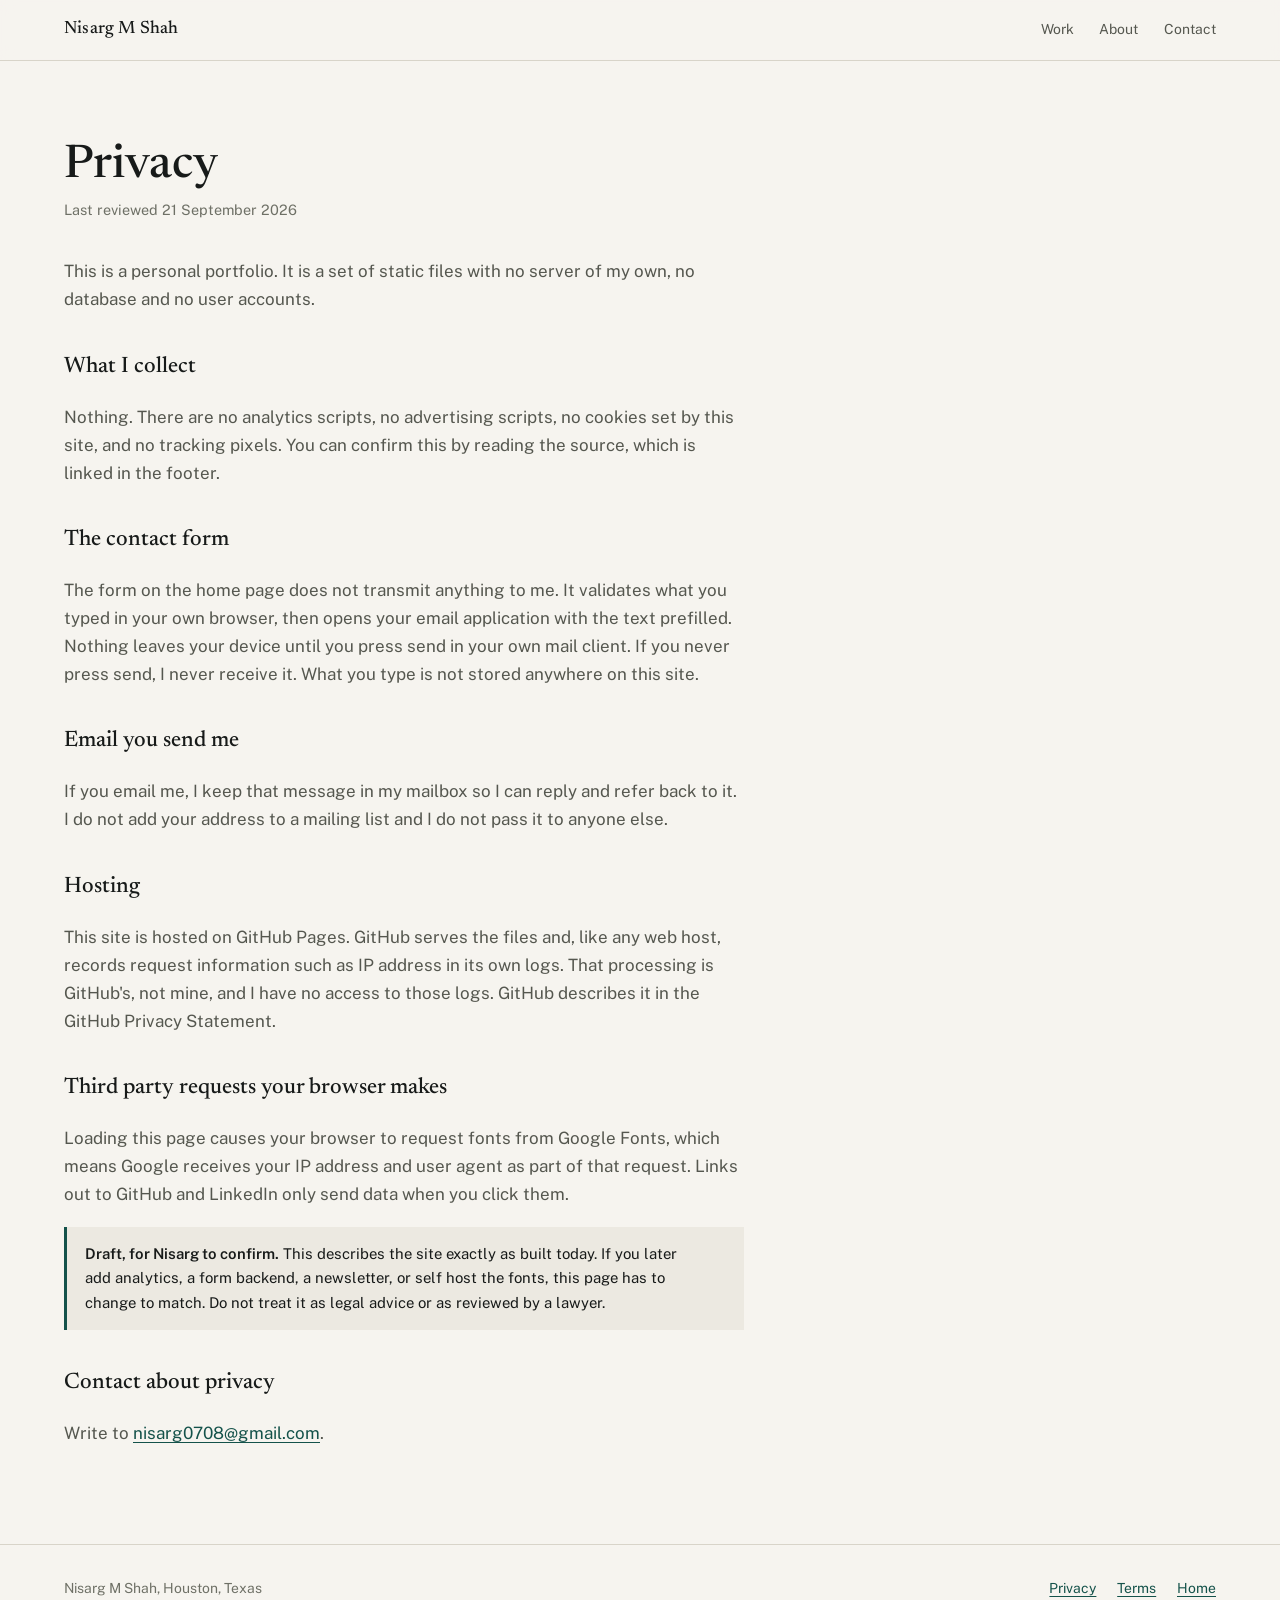
<file: privacy.html>
<!DOCTYPE html>
<html lang="en">
<head>
<meta charset="utf-8">
<meta name="viewport" content="width=device-width, initial-scale=1">
<title>Privacy, Nisarg M Shah</title>
<meta name="robots" content="noindex">
<link rel="preconnect" href="https://fonts.googleapis.com">
<link rel="preconnect" href="https://fonts.gstatic.com" crossorigin>
<link href="https://fonts.googleapis.com/css2?family=Newsreader:opsz,wght@6..72,400;6..72,500&family=Public+Sans:wght@400;500;600&display=swap" rel="stylesheet">
<link rel="stylesheet" href="style.css">
</head>
<body>
<a class="skip" href="#main">Skip to content</a>
<header class="site-head">
  <div class="head-in">
    <a class="wordmark" href="index.html">Nisarg M Shah</a>
    <nav class="nav" aria-label="Main"><a href="index.html#work">Work</a><a href="index.html#about">About</a><a href="index.html#contact">Contact</a></nav>
  </div>
</header>
<main id="main" class="legal"><div class="wrap">
<h1>Privacy</h1>
<p class="updated">Last reviewed 21 September 2026</p>

<p>This is a personal portfolio. It is a set of static files with no server of my own, no database and no user accounts.</p>

<h2>What I collect</h2>
<p>Nothing. There are no analytics scripts, no advertising scripts, no cookies set by this site, and no tracking pixels. You can confirm this by reading the source, which is linked in the footer.</p>

<h2>The contact form</h2>
<p>The form on the home page does not transmit anything to me. It validates what you typed in your own browser, then opens your email application with the text prefilled. Nothing leaves your device until you press send in your own mail client. If you never press send, I never receive it. What you type is not stored anywhere on this site.</p>

<h2>Email you send me</h2>
<p>If you email me, I keep that message in my mailbox so I can reply and refer back to it. I do not add your address to a mailing list and I do not pass it to anyone else.</p>

<h2>Hosting</h2>
<p>This site is hosted on GitHub Pages. GitHub serves the files and, like any web host, records request information such as IP address in its own logs. That processing is GitHub's, not mine, and I have no access to those logs. GitHub describes it in the GitHub Privacy Statement.</p>

<h2>Third party requests your browser makes</h2>
<p>Loading this page causes your browser to request fonts from Google Fonts, which means Google receives your IP address and user agent as part of that request. Links out to GitHub and LinkedIn only send data when you click them.</p>

<div class="draft">
  <p><strong>Draft, for Nisarg to confirm.</strong> This describes the site exactly as built today. If you later add analytics, a form backend, a newsletter, or self host the fonts, this page has to change to match. Do not treat it as legal advice or as reviewed by a lawyer.</p>
</div>

<h2>Contact about privacy</h2>
<p>Write to <a href="mailto:nisarg0708@gmail.com">nisarg0708@gmail.com</a>.</p>
</div></main>
<footer class="site-foot">
  <div class="wrap foot-in">
    <span>Nisarg M Shah, Houston, Texas</span>
    <span class="foot-links">
      <a href="privacy.html">Privacy</a>
      <a href="terms.html">Terms</a>
      <a href="index.html">Home</a>
    </span>
  </div>
</footer>
</body>
</html>
</file>
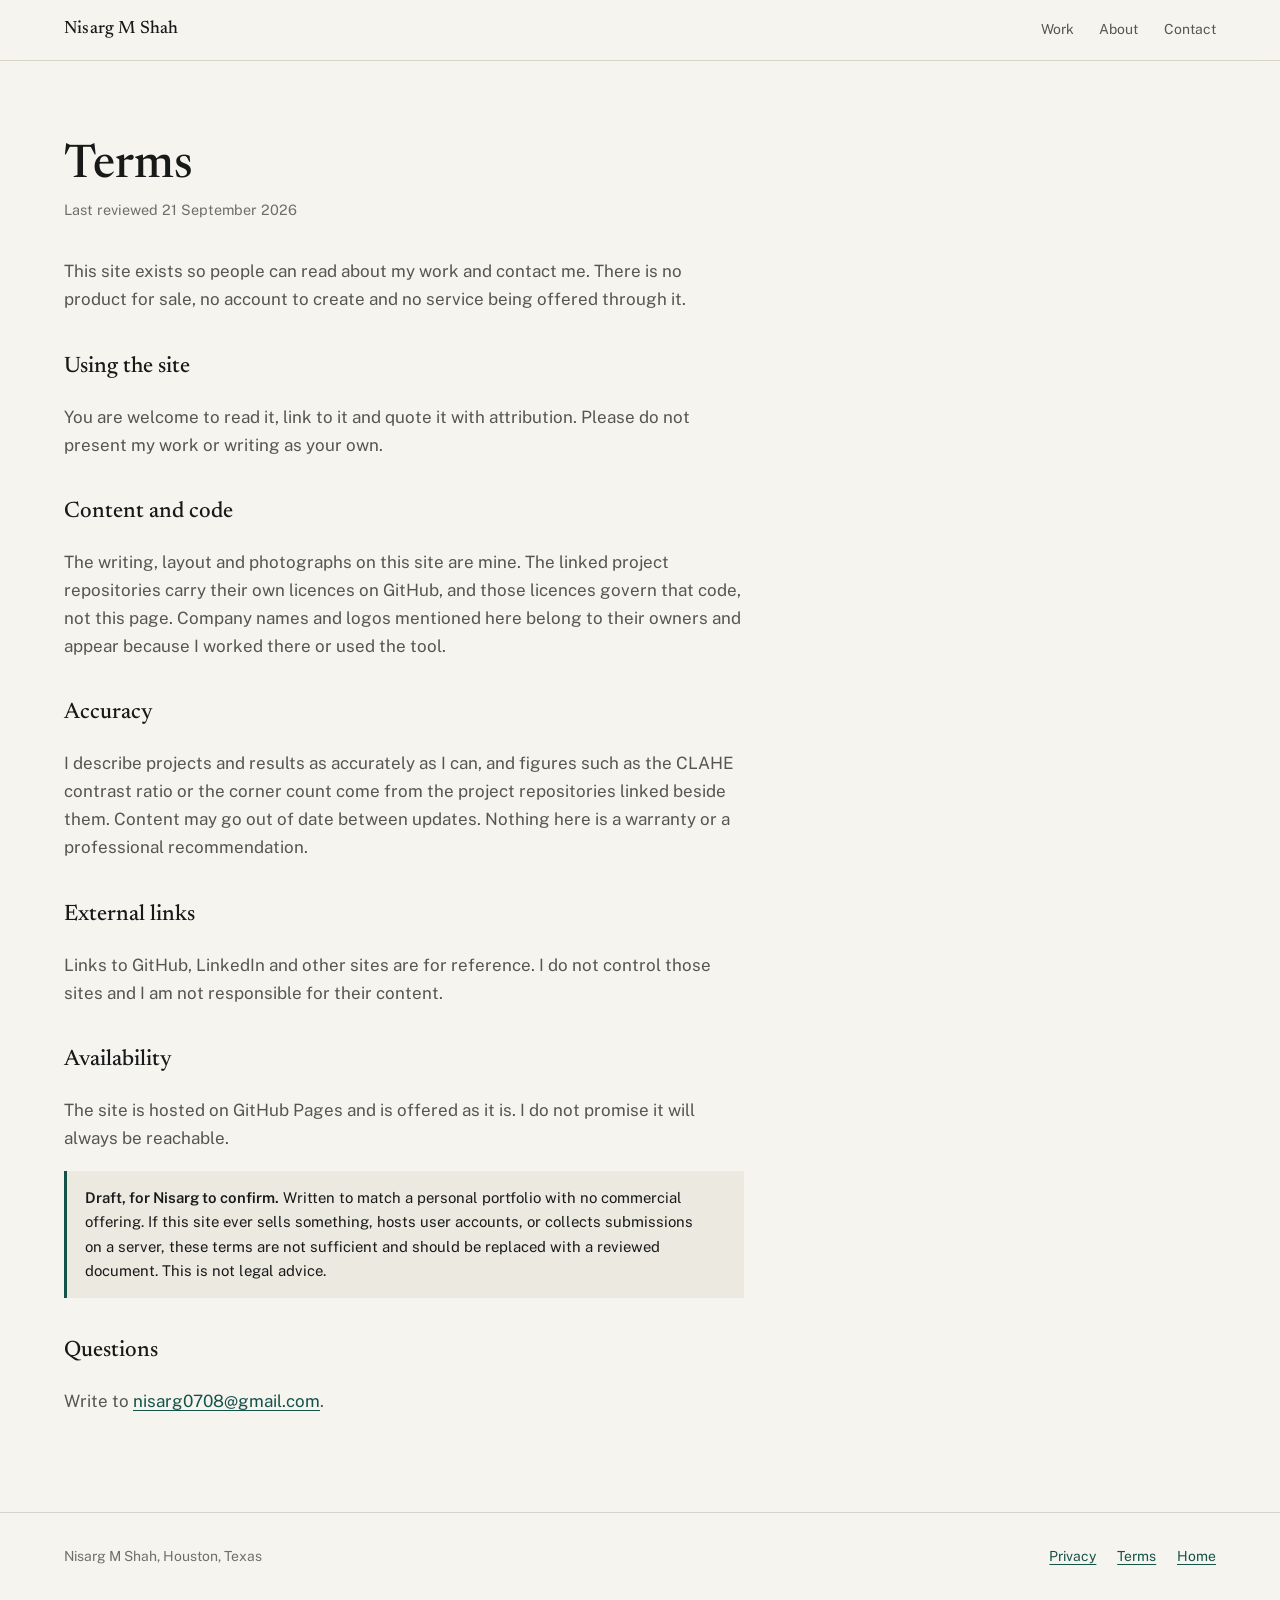
<file: terms.html>
<!DOCTYPE html>
<html lang="en">
<head>
<meta charset="utf-8">
<meta name="viewport" content="width=device-width, initial-scale=1">
<title>Terms, Nisarg M Shah</title>
<meta name="robots" content="noindex">
<link rel="preconnect" href="https://fonts.googleapis.com">
<link rel="preconnect" href="https://fonts.gstatic.com" crossorigin>
<link href="https://fonts.googleapis.com/css2?family=Newsreader:opsz,wght@6..72,400;6..72,500&family=Public+Sans:wght@400;500;600&display=swap" rel="stylesheet">
<link rel="stylesheet" href="style.css">
</head>
<body>
<a class="skip" href="#main">Skip to content</a>
<header class="site-head">
  <div class="head-in">
    <a class="wordmark" href="index.html">Nisarg M Shah</a>
    <nav class="nav" aria-label="Main"><a href="index.html#work">Work</a><a href="index.html#about">About</a><a href="index.html#contact">Contact</a></nav>
  </div>
</header>
<main id="main" class="legal"><div class="wrap">
<h1>Terms</h1>
<p class="updated">Last reviewed 21 September 2026</p>

<p>This site exists so people can read about my work and contact me. There is no product for sale, no account to create and no service being offered through it.</p>

<h2>Using the site</h2>
<p>You are welcome to read it, link to it and quote it with attribution. Please do not present my work or writing as your own.</p>

<h2>Content and code</h2>
<p>The writing, layout and photographs on this site are mine. The linked project repositories carry their own licences on GitHub, and those licences govern that code, not this page. Company names and logos mentioned here belong to their owners and appear because I worked there or used the tool.</p>

<h2>Accuracy</h2>
<p>I describe projects and results as accurately as I can, and figures such as the CLAHE contrast ratio or the corner count come from the project repositories linked beside them. Content may go out of date between updates. Nothing here is a warranty or a professional recommendation.</p>

<h2>External links</h2>
<p>Links to GitHub, LinkedIn and other sites are for reference. I do not control those sites and I am not responsible for their content.</p>

<h2>Availability</h2>
<p>The site is hosted on GitHub Pages and is offered as it is. I do not promise it will always be reachable.</p>

<div class="draft">
  <p><strong>Draft, for Nisarg to confirm.</strong> Written to match a personal portfolio with no commercial offering. If this site ever sells something, hosts user accounts, or collects submissions on a server, these terms are not sufficient and should be replaced with a reviewed document. This is not legal advice.</p>
</div>

<h2>Questions</h2>
<p>Write to <a href="mailto:nisarg0708@gmail.com">nisarg0708@gmail.com</a>.</p>
</div></main>
<footer class="site-foot">
  <div class="wrap foot-in">
    <span>Nisarg M Shah, Houston, Texas</span>
    <span class="foot-links">
      <a href="privacy.html">Privacy</a>
      <a href="terms.html">Terms</a>
      <a href="index.html">Home</a>
    </span>
  </div>
</footer>
</body>
</html>
</file>
<file: style.css>
/* Nisarg M Shah. Portfolio.
   Warm neutral ground, one accent, product images carry the page. */

:root {
  --paper:    #F6F4EF;
  --paper-2:  #ECE9E1;
  --ink:      #171A19;
  --ink-2:    #55574F;
  --ink-3:    #6E7066;
  --rule:     #D8D4C9;
  --rule-2:   #C4BFB2;
  --accent:   #14524A;
  --accent-w: #0E3C36;

  --sans: "Public Sans", ui-sans-serif, system-ui, -apple-system, "Segoe UI", Roboto, Helvetica, Arial, sans-serif;
  --serif: "Newsreader", ui-serif, Georgia, "Times New Roman", serif;

  --gut: clamp(1.25rem, 5vw, 4rem);
  --max: 1180px;
  --ease: cubic-bezier(.22,.61,.36,1);
}

*, *::before, *::after { box-sizing: border-box; }

html { scroll-behavior: smooth; -webkit-text-size-adjust: 100%; }

body {
  margin: 0;
  background: var(--paper);
  color: var(--ink);
  font-family: var(--sans);
  font-size: 17px;
  line-height: 1.65;
  overflow-wrap: break-word;
  -webkit-font-smoothing: antialiased;
}

img { max-width: 100%; display: block; }
a { color: var(--accent); text-underline-offset: 3px; }
a:hover { color: var(--accent-w); }

::selection { background: var(--accent); color: var(--paper); }

.wrap { width: min(100% - (var(--gut) * 2), var(--max)); margin-inline: auto; }

.skip {
  position: absolute; left: -9999px; top: 0;
  background: var(--ink); color: var(--paper); padding: .7rem 1rem; z-index: 200;
}
.skip:focus { left: 0; }

a:focus-visible, button:focus-visible, input:focus-visible, textarea:focus-visible {
  outline: 2px solid var(--accent); outline-offset: 3px; border-radius: 1px;
}

/* ---------- Header ---------- */
.site-head {
  position: sticky; top: 0; z-index: 100;
  background: rgba(246,244,239,.92);
  backdrop-filter: saturate(1.4) blur(8px);
  -webkit-backdrop-filter: saturate(1.4) blur(8px);
  border-bottom: 1px solid var(--rule);
}
.head-in {
  width: min(100% - (var(--gut) * 2), var(--max)); margin-inline: auto;
  height: 60px; display: flex; align-items: center; justify-content: space-between; gap: 1rem;
}
.wordmark {
  font-family: var(--serif); font-size: 1.12rem; font-weight: 500;
  letter-spacing: .01em; text-decoration: none; color: var(--ink); white-space: nowrap;
}
.nav { display: flex; align-items: center; gap: 1.6rem; }
.nav a {
  font-size: .87rem; color: var(--ink-2); text-decoration: none; padding: .35rem 0;
  border-bottom: 1px solid transparent;
}
.nav a:hover { color: var(--ink); border-bottom-color: var(--rule-2); }
.nav-toggle {
  display: none; background: none; border: 1px solid var(--rule-2);
  padding: .45rem .7rem; font: inherit; font-size: .84rem; color: var(--ink); cursor: pointer;
}

/* ---------- Hero ---------- */
.hero { padding: clamp(3.5rem, 9vw, 7rem) 0 clamp(2.5rem, 6vw, 4rem); }
.hero-head { max-width: 19ch; }
.hero-body { max-width: 52ch; }
.hero-figure { margin: clamp(2.8rem,6vw,4.5rem) 0 0; max-width: 760px; }
.eyebrow {
  font-size: .78rem; letter-spacing: .1em; text-transform: uppercase;
  color: var(--ink-3); margin: 0 0 1.1rem;
}
.hero h1 {
  font-family: var(--serif); font-weight: 500;
  font-size: clamp(2.6rem, 6vw, 4.5rem); line-height: 1.03;
  letter-spacing: -.016em; margin: 0 0 1.3rem;
}
.lede { font-size: clamp(1.06rem, 1.6vw, 1.2rem); color: var(--ink-2); margin: 0 0 2rem; }
.lede strong { color: var(--ink); font-weight: 600; }

.actions { display: flex; flex-wrap: wrap; gap: .7rem; }
.btn {
  font: inherit; font-size: .93rem; font-weight: 500;
  padding: .78rem 1.35rem; text-decoration: none; cursor: pointer;
  border: 1px solid var(--accent); background: var(--accent); color: #fff;
  transition: background .18s var(--ease), border-color .18s var(--ease);
}
.btn:hover { background: var(--accent-w); border-color: var(--accent-w); color: #fff; }
.btn-quiet { background: transparent; color: var(--ink); border-color: var(--rule-2); }
.btn-quiet:hover { background: var(--paper-2); color: var(--ink); border-color: var(--ink-3); }

.hero-figure { margin: 0; }
.hero-figure img { width: 100%; height: auto; border: 1px solid var(--rule); }
.caption { font-size: .8rem; color: var(--ink-3); margin-top: .7rem; }

/* ---------- Section frame ---------- */
.band { padding: clamp(3.5rem, 8vw, 6.5rem) 0; border-top: 1px solid var(--rule); }
.band-alt { background: var(--paper-2); }
.sec-head { max-width: 58ch; margin-bottom: clamp(2rem, 4vw, 3rem); }
.sec-head h2 {
  font-family: var(--serif); font-weight: 500;
  font-size: clamp(1.9rem, 3.8vw, 2.7rem); line-height: 1.12; letter-spacing: -.01em; margin: 0 0 .7rem;
}
.sec-head p { color: var(--ink-2); margin: 0; }

/* ---------- Work ---------- */
.project { display: grid; grid-template-columns: minmax(0,1fr) minmax(0,1fr); gap: clamp(1.8rem,4vw,3.5rem); align-items: center; }
.project + .project { margin-top: clamp(3rem, 6vw, 5rem); padding-top: clamp(3rem, 6vw, 5rem); border-top: 1px solid var(--rule); }
.project.flip .project-media { order: 2; }
.project-media { margin: 0; }
.project-media img { width: 100%; height: auto; border: 1px solid var(--rule); background: var(--paper-2); }
.project-media { max-width: 560px; }
.project-kicker { font-size: .78rem; letter-spacing: .1em; text-transform: uppercase; color: var(--accent); margin: 0 0 .6rem; }
.project h3 { font-family: var(--serif); font-weight: 500; font-size: clamp(1.5rem,2.8vw,2rem); line-height: 1.18; margin: 0 0 .8rem; }
.project p { color: var(--ink-2); margin: 0 0 1.1rem; }
.facts { list-style: none; margin: 0 0 1.2rem; padding: 0; border-top: 1px solid var(--rule); }
.facts li { display: flex; gap: 1rem; justify-content: space-between; padding: .55rem 0; border-bottom: 1px solid var(--rule); font-size: .9rem; }
.facts dt, .facts .k { color: var(--ink-3); }
.facts .v { font-weight: 600; font-variant-numeric: tabular-nums; text-align: right; }
.tech { font-size: .84rem; color: var(--ink-3); margin: 0 0 1.1rem; }
.link-row { display: flex; flex-wrap: wrap; gap: 1.2rem; font-size: .93rem; }

@media (max-width: 860px) {
  .project { grid-template-columns: minmax(0,1fr); }
  .project.flip .project-media { order: 0; }
  .nav { display: none; }
  .nav.open { display: flex; position: absolute; left: 0; right: 0; top: 60px; flex-direction: column; align-items: stretch; gap: 0; background: var(--paper); border-bottom: 1px solid var(--rule); padding: .25rem 0; }
  .nav.open a { padding: .85rem var(--gut); border-bottom: 1px solid var(--rule); }
  .nav.open a:last-child { border-bottom: 0; }
  .nav-toggle { display: inline-block; }
  .site-head { position: relative; }
}

/* ---------- Motion ---------- */
.rise { opacity: 0; transform: translateY(14px); transition: opacity .6s var(--ease), transform .6s var(--ease); }
.rise.in { opacity: 1; transform: none; }
@media (prefers-reduced-motion: reduce) {
  html { scroll-behavior: auto; }
  .rise { opacity: 1; transform: none; transition: none; }
  * { animation: none !important; transition-duration: .01ms !important; }
}

/* ---------- Experience ---------- */
.roles { list-style: none; margin: 0; padding: 0; }
.role { display: grid; grid-template-columns: 12rem minmax(0,1fr); gap: clamp(1rem,3vw,2.5rem); padding: 1.6rem 0; border-top: 1px solid var(--rule); }
.role:last-child { border-bottom: 1px solid var(--rule); }
.role-when { font-size: .88rem; color: var(--ink-3); font-variant-numeric: tabular-nums; }
.role h3 { font-family: var(--serif); font-weight: 500; font-size: 1.3rem; margin: 0 0 .15rem; line-height: 1.25; }
.role .org { font-size: .93rem; color: var(--ink-2); margin: 0 0 .7rem; }
.role p:last-child { margin: 0; color: var(--ink-2); }
.role-figure { margin: 1.1rem 0 0; max-width: 250px; }
.role-figure img { width: 100%; height: auto; border: 1px solid var(--rule); }

/* ---------- Repo list ---------- */
.repos { list-style: none; margin: 0; padding: 0; }
.repo { display: grid; grid-template-columns: minmax(0,15rem) minmax(0,1fr) auto; gap: 1rem clamp(1rem,3vw,2rem); align-items: baseline; padding: 1.05rem 0; border-top: 1px solid var(--rule); }
.repo:last-child { border-bottom: 1px solid var(--rule); }
.repo-name { font-weight: 600; font-size: .97rem; }
.repo-name a { text-decoration: none; }
.repo-name a:hover { text-decoration: underline; }
.repo-what { color: var(--ink-2); font-size: .93rem; }
.repo-tech { font-size: .82rem; color: var(--ink-3); white-space: nowrap; }

/* ---------- About ---------- */
.about-grid { display: grid; grid-template-columns: minmax(0,260px) minmax(0,1fr); gap: clamp(1.8rem,4vw,3.5rem); align-items: start; }
.about-portrait { margin: 0; }
.about-portrait img { width: 100%; height: auto; aspect-ratio: 1 / 1; object-fit: cover; border: 1px solid var(--rule); }
.about-body p { color: var(--ink-2); max-width: 60ch; }
.about-body p:first-child { margin-top: 0; }
.detail-list { list-style: none; margin: 1.8rem 0 0; padding: 0; border-top: 1px solid var(--rule); }
.detail-list li { display: grid; grid-template-columns: 11rem minmax(0,1fr); gap: 1rem; padding: .7rem 0; border-bottom: 1px solid var(--rule); font-size: .93rem; }
.detail-list .k { color: var(--ink-3); }

/* ---------- Contact ---------- */
.contact-grid { display: grid; grid-template-columns: minmax(0,1fr) minmax(0,1fr); gap: clamp(2rem,5vw,4rem); align-items: start; }
.field { margin-bottom: 1.1rem; }
.field label { display: block; font-size: .88rem; font-weight: 500; margin-bottom: .35rem; }
.field input, .field textarea {
  width: 100%; font: inherit; font-size: .97rem; color: var(--ink);
  background: var(--paper); border: 1px solid var(--rule-2); padding: .65rem .75rem;
}
.band-alt .field input, .band-alt .field textarea { background: #FBFAF7; }
.field textarea { min-height: 8.5rem; resize: vertical; }
.field input[aria-invalid="true"], .field textarea[aria-invalid="true"] { border-color: #8C2F19; }
.err { display: none; font-size: .84rem; color: #8C2F19; margin-top: .3rem; }
.err.show { display: block; }
.form-note { font-size: .86rem; color: var(--ink-3); margin: .9rem 0 0; }
.form-status { font-size: .92rem; margin: .9rem 0 0; }
.direct { list-style: none; margin: 0; padding: 0; }
.direct li { padding: .75rem 0; border-top: 1px solid var(--rule); font-size: .95rem; }
.direct li:last-child { border-bottom: 1px solid var(--rule); }
.direct .k { display: block; font-size: .8rem; letter-spacing: .08em; text-transform: uppercase; color: var(--ink-3); margin-bottom: .2rem; }

/* ---------- Footer ---------- */
.site-foot { border-top: 1px solid var(--rule); padding: 2rem 0 2.6rem; }
.foot-in { display: flex; flex-wrap: wrap; gap: 1rem 2rem; justify-content: space-between; align-items: baseline; font-size: .87rem; color: var(--ink-3); }
.foot-links { display: flex; flex-wrap: wrap; gap: 1.3rem; }

/* ---------- Legal pages ---------- */
.legal { padding: clamp(3rem,7vw,5rem) 0; }
.legal h1 { font-family: var(--serif); font-weight: 500; font-size: clamp(2rem,4vw,2.9rem); margin: 0 0 .4rem; line-height: 1.1; }
.legal .updated { color: var(--ink-3); font-size: .9rem; margin: 0 0 2.2rem; }
.legal h2 { font-family: var(--serif); font-weight: 500; font-size: 1.4rem; margin: 2.2rem 0 .6rem; }
.legal p, .legal li { color: var(--ink-2); max-width: 68ch; }
.legal ul { padding-left: 1.2rem; }
.draft { border-left: 3px solid var(--accent); background: var(--paper-2); padding: .9rem 1.1rem; margin: 1.2rem 0; max-width: 68ch; }
.draft p { margin: 0; color: var(--ink); font-size: .93rem; }
.draft strong { font-weight: 600; }

@media (max-width: 860px) {
  .role, .repo, .about-grid, .contact-grid, .detail-list li { grid-template-columns: minmax(0,1fr); }
  .repo-tech { white-space: normal; }
  .about-portrait { max-width: 220px; }
}
</file>
